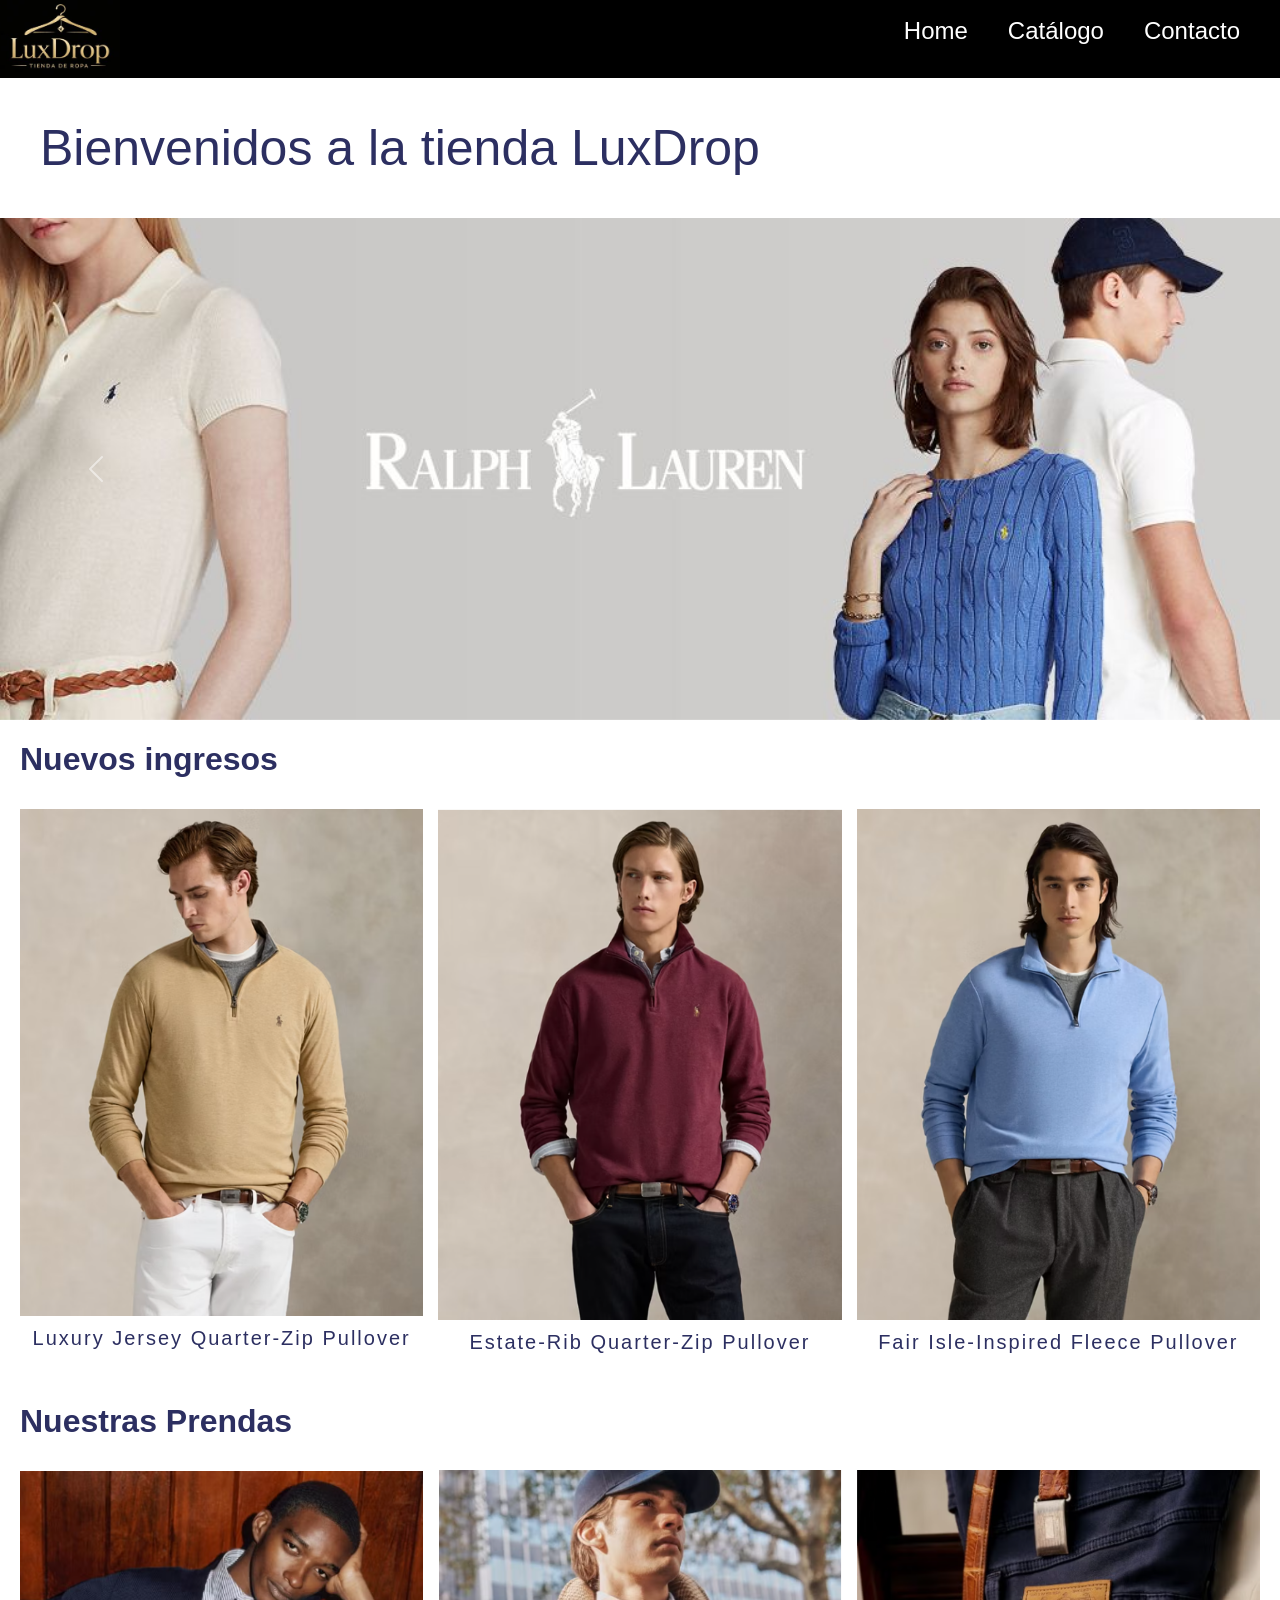
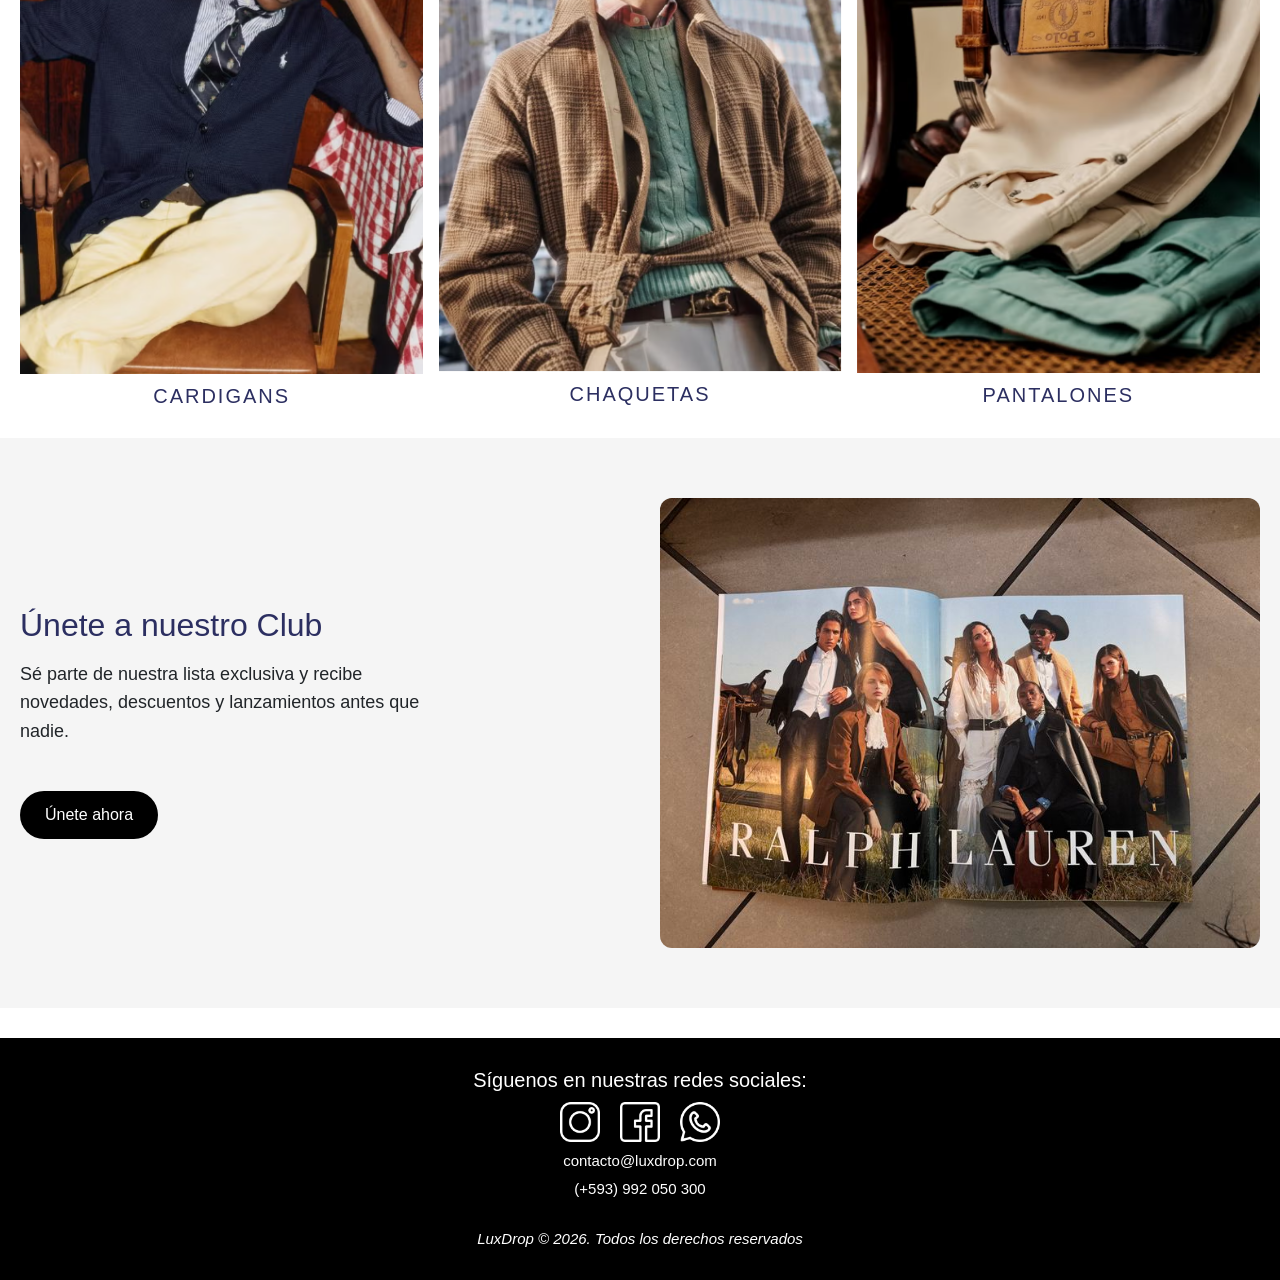
<file: index.html>
<!DOCTYPE html>
<html lang="en">
<head>
    <meta charset="UTF-8">
    <meta name="description" content="Compra ropa urbana premium en LuxDrop. Envíos a todo Ecuador. Estilo exclusivo y calidad garantizada.", initial-scale=1.0">
    
    <!-- Link para Bootstrap -->
    <link href="https://cdn.jsdelivr.net/npm/bootstrap@5.3.8/dist/css/bootstrap.min.css" rel="stylesheet" integrity="sha384-sRIl4kxILFvY47J16cr9ZwB07vP4J8+LH7qKQnuqkuIAvNWLzeN8tE5YBujZqJLB" crossorigin="anonymous">
    
    <!-- Link para CSS -->
    <link rel="stylesheet" href="css/main.css">
    <title>LuxDrop Studio | Ropa Urbana Premium en Ecuador</title>
</head>
<body>
    <!-- Script para Bootstrap -->
    <script src="https://cdn.jsdelivr.net/npm/bootstrap@5.3.8/dist/js/bootstrap.bundle.min.js" integrity="sha384-FKyoEForCGlyvwx9Hj09JcYn3nv7wiPVlz7YYwJrWVcXK/BmnVDxM+D2scQbITxI" crossorigin="anonymous"></script>
    
    <!-- comentarios ctrl + k + c -->
    <!-- etiqueta para banner principal, en donde se puede crear por ej. Menu de nav -->
     <header>
        <!-- etiqueta para una imagen  -->
        <a href="../luxdrop/index.html">
            <img src="img/luxdrop_logo.png" alt="Logo LuxDrop">
        </a>
        <!-- BOTÓN HAMBURGUESA -->
        <button id="menu-toggle" class="menu-toggle">
            <span></span>
            <span></span>
            <span></span>
        </button>


        <!-- etiqueta para un menu de nav -->
         <nav id="nav">
            <!-- etiqueta para una lista desordenada -->
             <ul>
                <li>
                    <a href="../luxdrop/index.html">
                        Home
                    </a>
                </li>
                <li>
                    <!-- etiqueta para los enlaces -->
                    <a href="pages/catalogo.html">
                        Catálogo
                    </a>
                </li>
                <li>
                    <!-- etiqueta para los enlaces -->
                    <a href="pages/contacto.html">
                        Contacto
                    </a>
                </li>
             </ul>
         </nav>
     </header>

    <!-- etiqueta para el contenido principal -->
    <main>
        <!-- etiqueta para titulos y subtitulos -->
        <div class="container-welcome">
            <h1 class="tittle-home">Bienvenidos a la tienda LuxDrop</h1>
            
            <!-- Componente de la primera entrega -->
            <!--div class="img-container-home">
                <img src="img/landing.png" alt="Home">
            </div-->

        <!-- Bootstrap / Componente Carusel -->   
        <div id="carouselExampleAutoplaying" class="carousel slide" data-bs-ride="carousel">
            <div class="carousel-inner">
                <div class="carousel-item active">
                <img src="img/landing.jpg" class="d-block w-100" alt="Primer Landing LuxDrop">
                </div>
                <div class="carousel-item">
                <img src="img/landing2.png" class="d-block w-100" alt="Segundo Landing LuxDrop">
                </div>
                <div class="carousel-item">
                <img src="img/landing3.jpg" class="d-block w-100" alt="Tercer Landing LuxDrop">
                </div>
            </div>
            <button class="carousel-control-prev" type="button" data-bs-target="#carouselExampleAutoplaying" data-bs-slide="prev">
                <span class="carousel-control-prev-icon" aria-hidden="true"></span>
                <span class="visually-hidden">Previous</span>
            </button>
            <button class="carousel-control-next" type="button" data-bs-target="#carouselExampleAutoplaying" data-bs-slide="next">
                <span class="carousel-control-next-icon" aria-hidden="true"></span>
                <span class="visually-hidden">Next</span>
            </button>
        </div>

        <section class="section-arrival">
            <div class="tittle-section">
                 <h2>Nuevos ingresos</h2>
            </div>

            <div class="container-arrival">
                <!-- Primera imagen -->
                <div class="container-home">
                    <img src="img/saco1.png" alt="Luxury Jersey Quarter-Zip Pullover">
                    <h3 class="title-img-new">Luxury Jersey Quarter-Zip Pullover</h3>
                </div>

                <!-- Segunda imagen -->
                <div class="container-home">
                    <img src="img/saco2.png" alt="Estate-Rib Quarter-Zip Pullover">
                    <h3 class="title-img-new">Estate-Rib Quarter-Zip Pullover</h3>
                </div>

                <!-- Tercera imagen -->
                <div class="container-home">
                    <img src="img/saco3.png" alt="Fair Isle-Inspired Fleece Pullover">
                    <h3 class="title-img-new">Fair Isle-Inspired Fleece Pullover</h3>
                </div>
            </div>
        </section>

        <section class="section-arrival">
            <div class="tittle-section">
                 <h2>Nuestras Prendas</h2>
            </div>

            <div class="container-arrival">
                <!-- Primera imagen -->
                <div class="container-home">
                    <img src="img/sueter.png" alt="cardigans">
                    <h3 class="title-img-new">CARDIGANS<h3>
                </div>

                <!-- Segunda imagen -->
                <div class="container-home">
                    <img src="img/chaqueta.png" alt="chaquetas">
                    <h3 class="title-img-new">CHAQUETAS</h3>
                </div>

                <!-- Tercera imagen -->
                <div class="container-home">
                    <img src="img/pantalon.png" alt="pantalon">
                    <h3 class="title-img-new">PANTALONES</h3>
                </div>
            </div>

        </section>

        <section class="section-club">
            <div class="club-container">

                <div class="text-club">
                    <h2>Únete a nuestro Club</h2>
                    
                    <p class="description-club">
                        Sé parte de nuestra lista exclusiva y recibe novedades,
                        descuentos y lanzamientos antes que nadie.
                    </p>

                    <a href="#" class="btn-club">Únete ahora</a>
                </div>

                <div class="club-img">
                    <img src="img/club-img.jpg" alt="Imagen de Unete al Club">
                </div>

            </div>
        </section>
    </main>
    <script>
        const toggle = document.getElementById("menu-toggle");
        const nav = document.getElementById("nav");

        toggle.addEventListener("click", () => {
            toggle.classList.toggle("active");
            nav.classList.toggle("active");
        });
    </script>

    <!-- etiqueta para el pie de página -->
    <footer>
        <div class="section-tittle-social">
            <h4 class="tittle-social">Síguenos en nuestras redes sociales: </h4>
        </div>
        <div class="social-network">
            <a href="http://instagram.com/" target="_blank">
               <img src="img/instagram.png" alt="Logo Instagram"> 
            </a>
            <a href="http://facebook.com/" target="_blank">
               <img src="img/facebook.png" alt="Logo Facebook"> 
            </a>
            <a href="https://web.whatsapp.com/" target="_blank">
               <img src="img/whatsapp.png" alt=Logo Whatsapp"> 
            </a>
        </div>
        <div class="section-text-social">
            <h4 class="text-social">contacto@luxdrop.com</h4>
            <h4 class="text-social">(+593) 992 050 300</h4>
        </div>
        
        <!-- estilos mediante etiquetas (estilos en linea) -->
        <p>LuxDrop © 2026. Todos los derechos reservados</p>
    </footer>
</body>
</html>
</file>
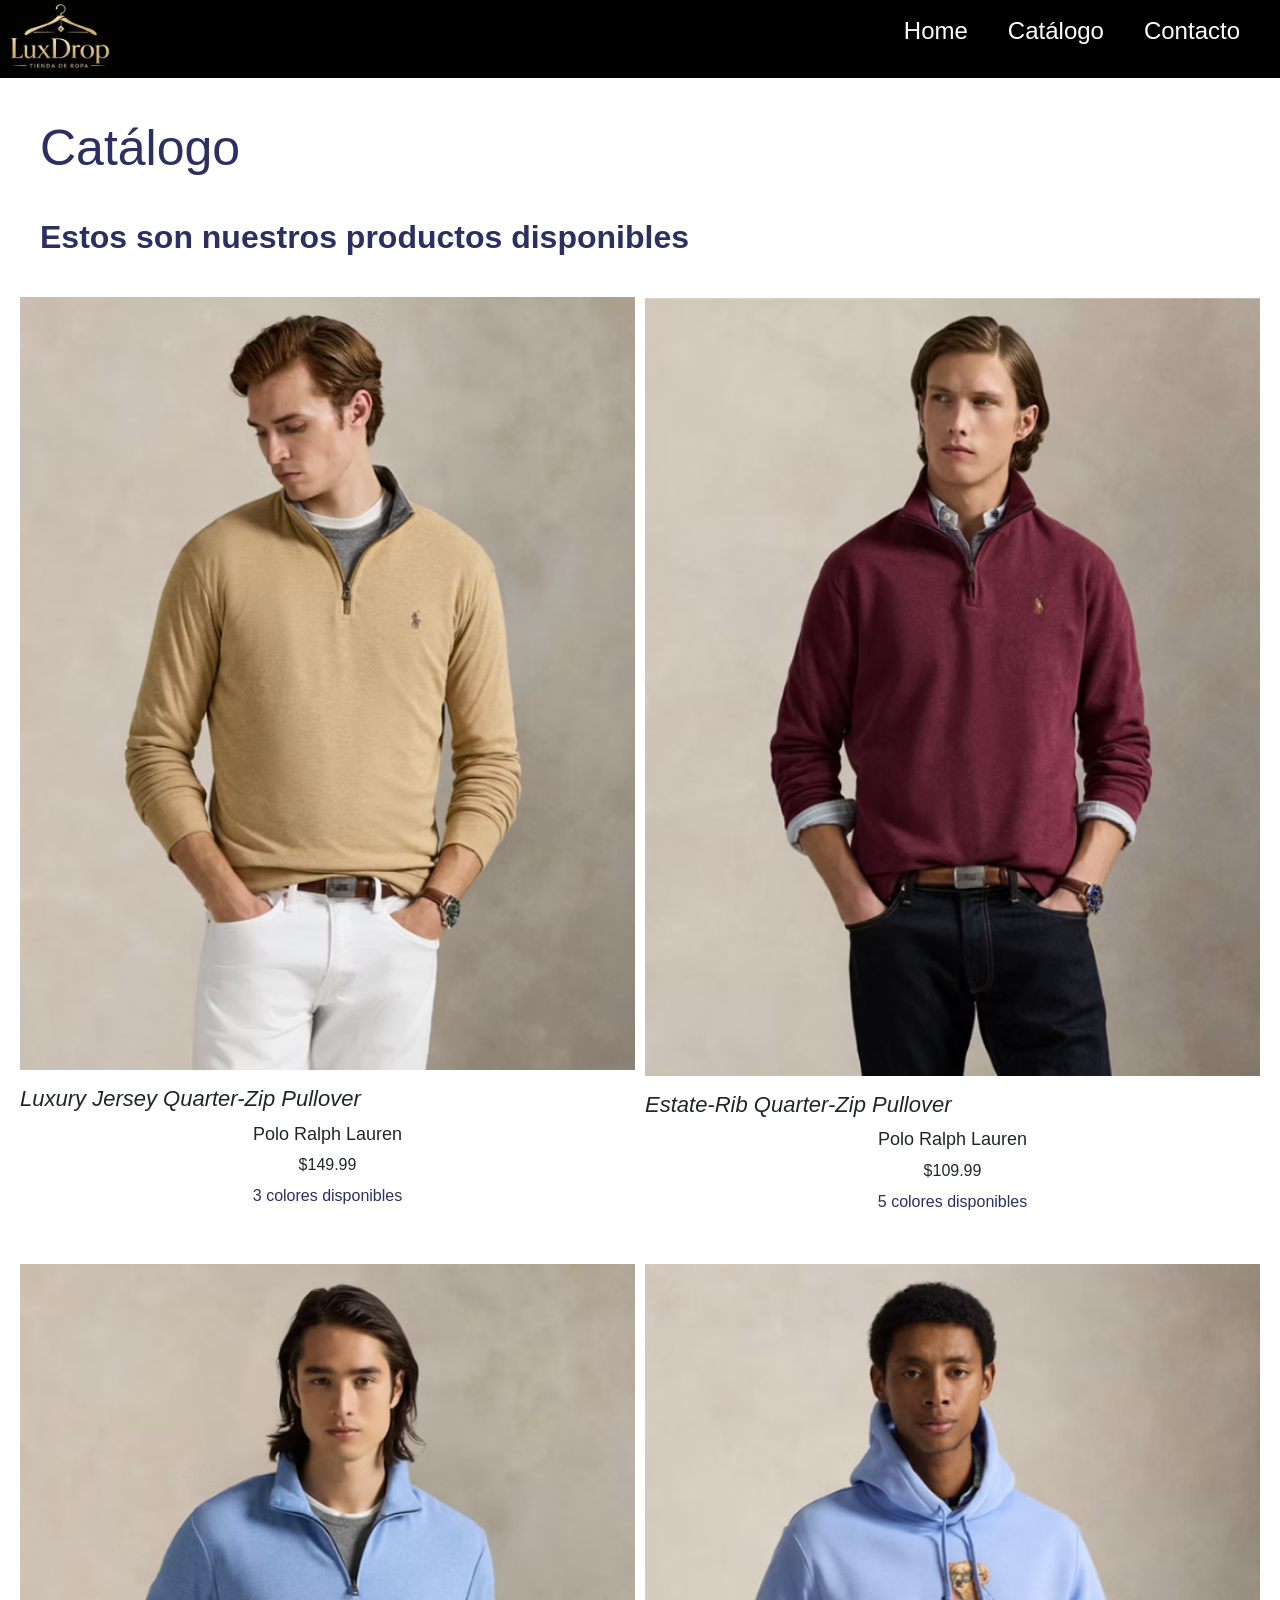
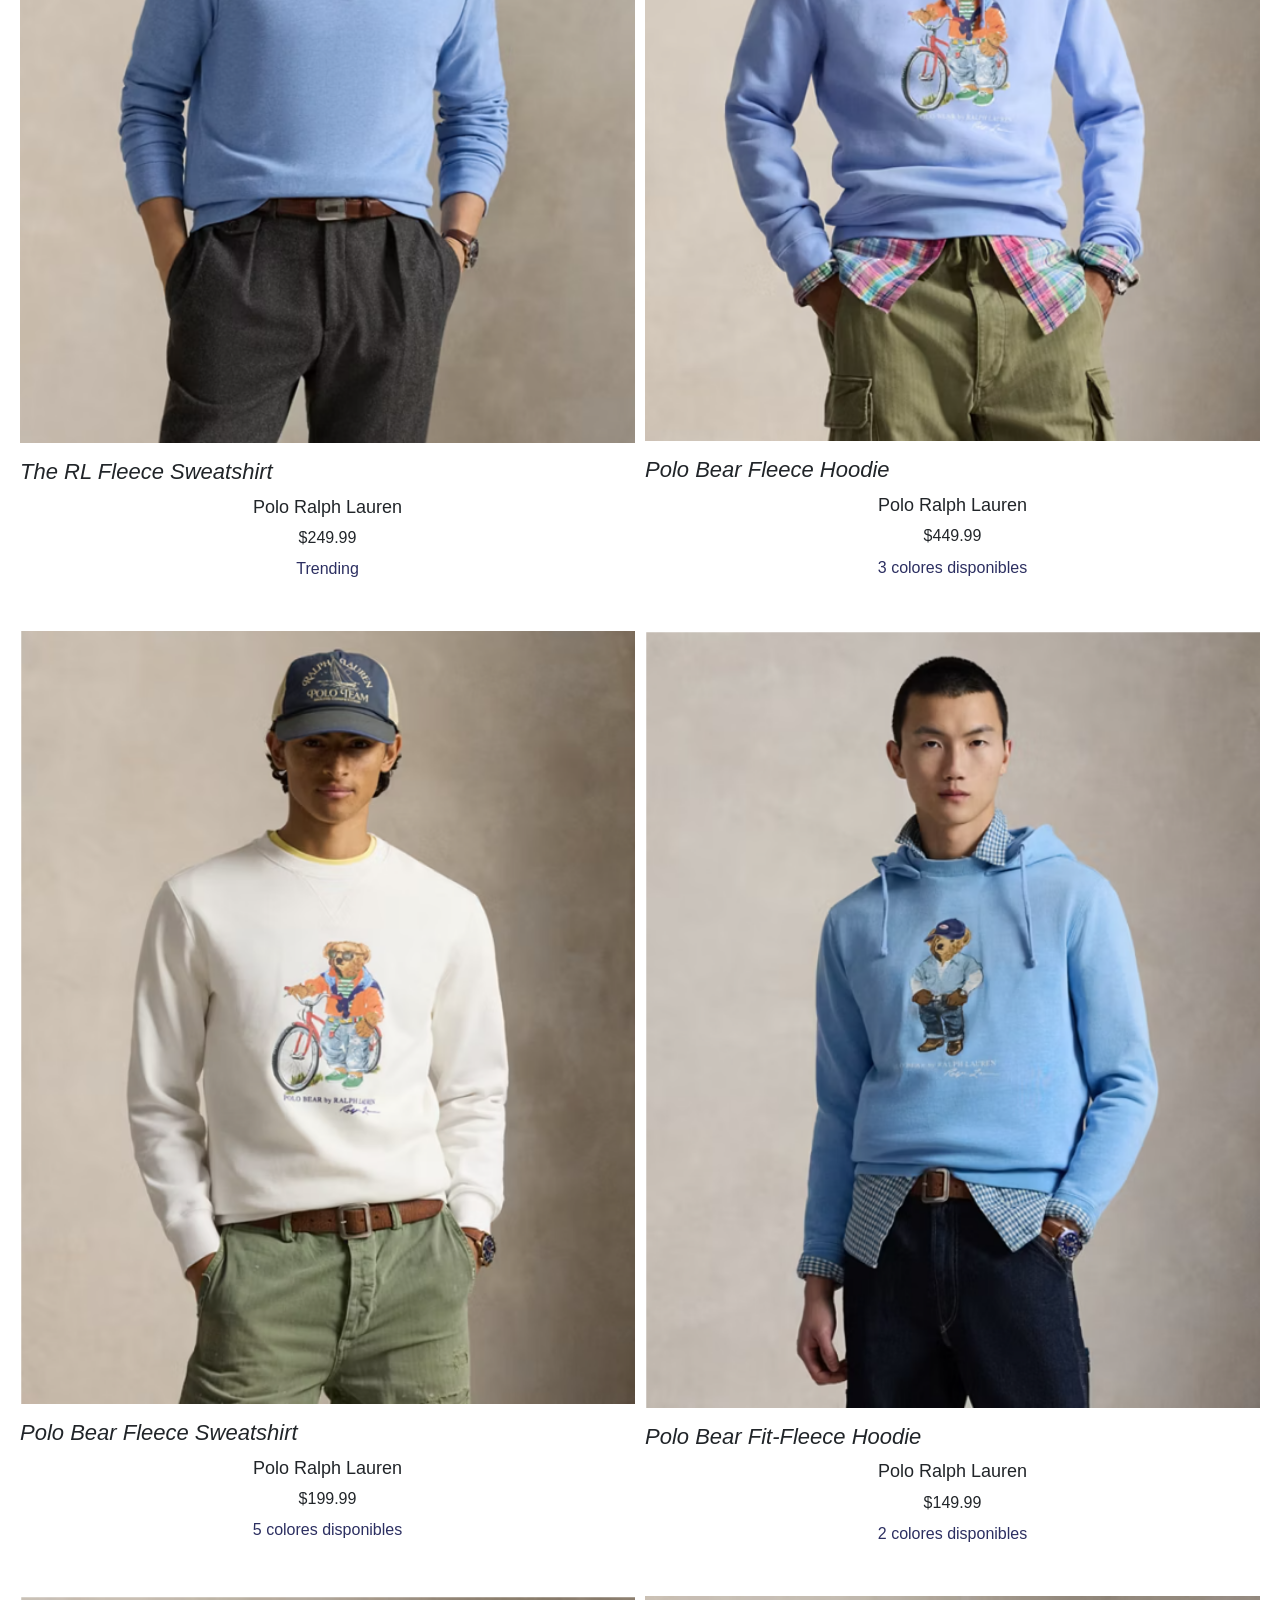
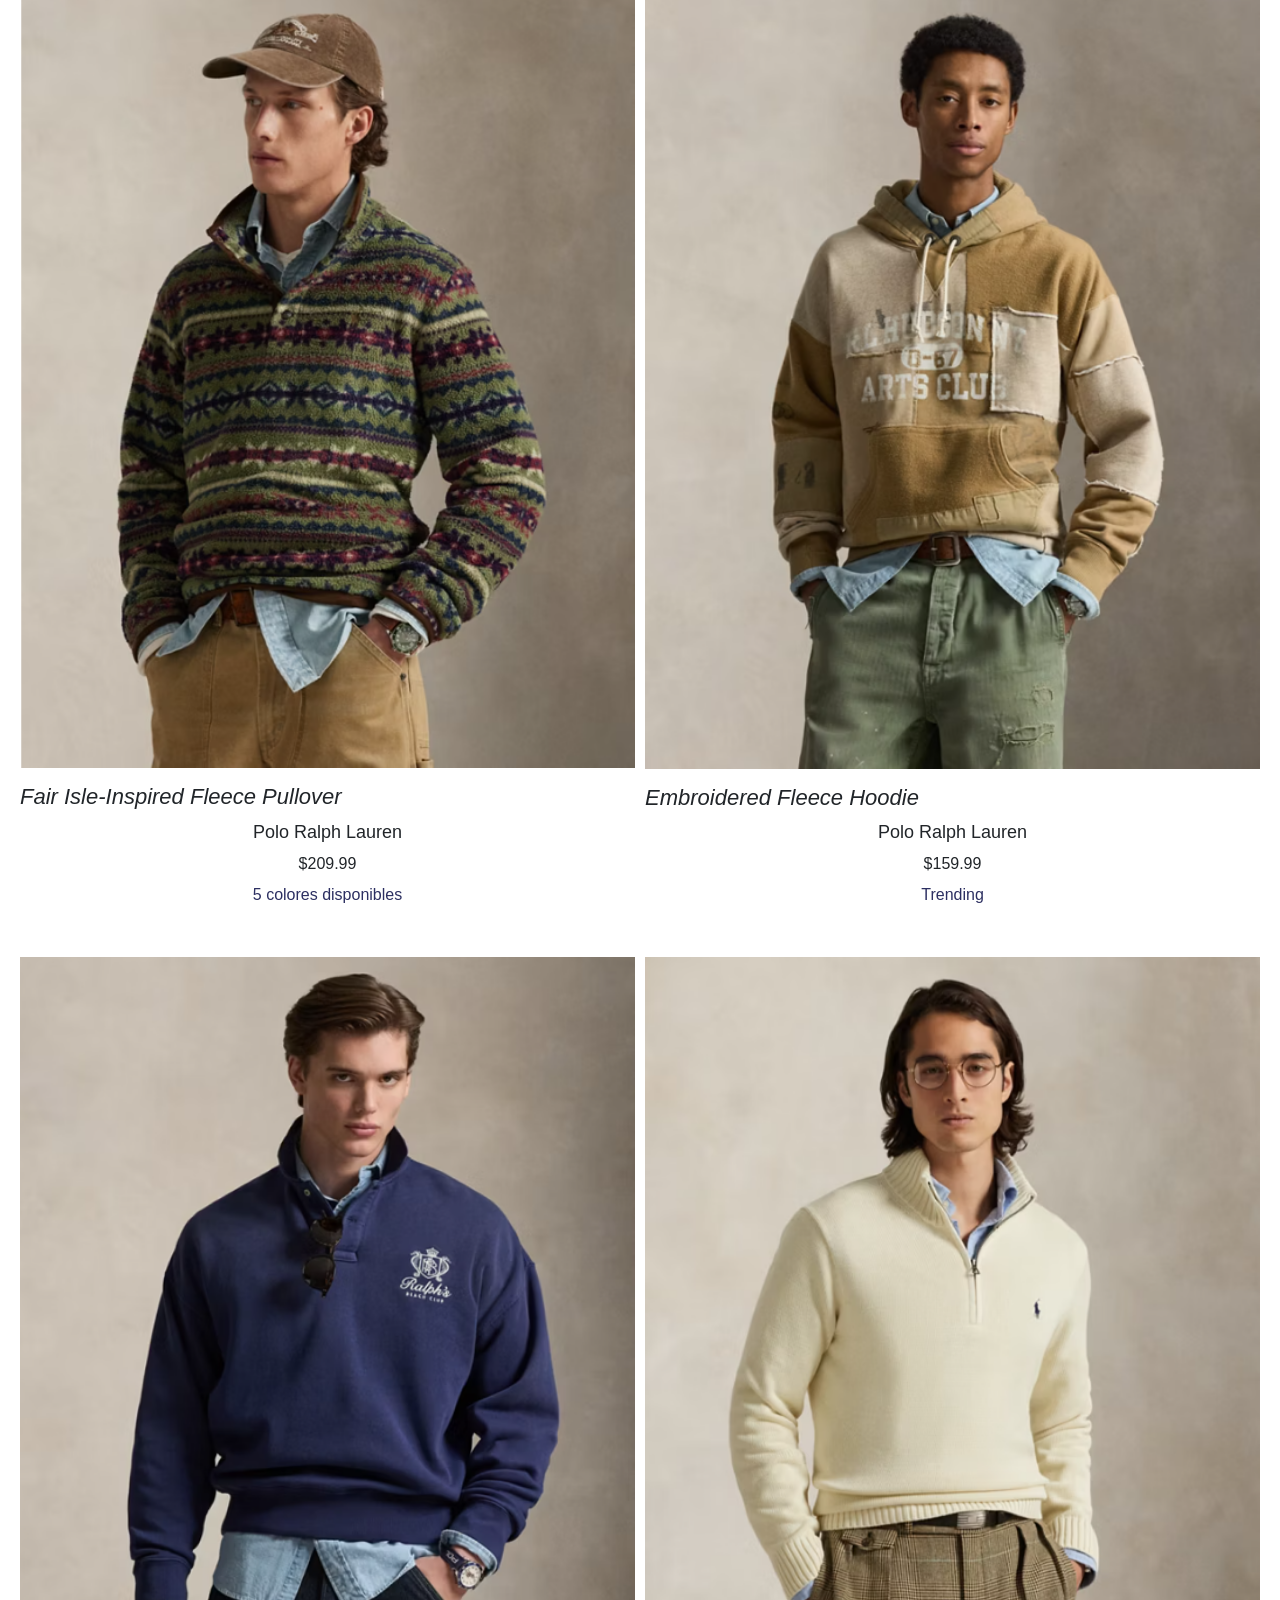
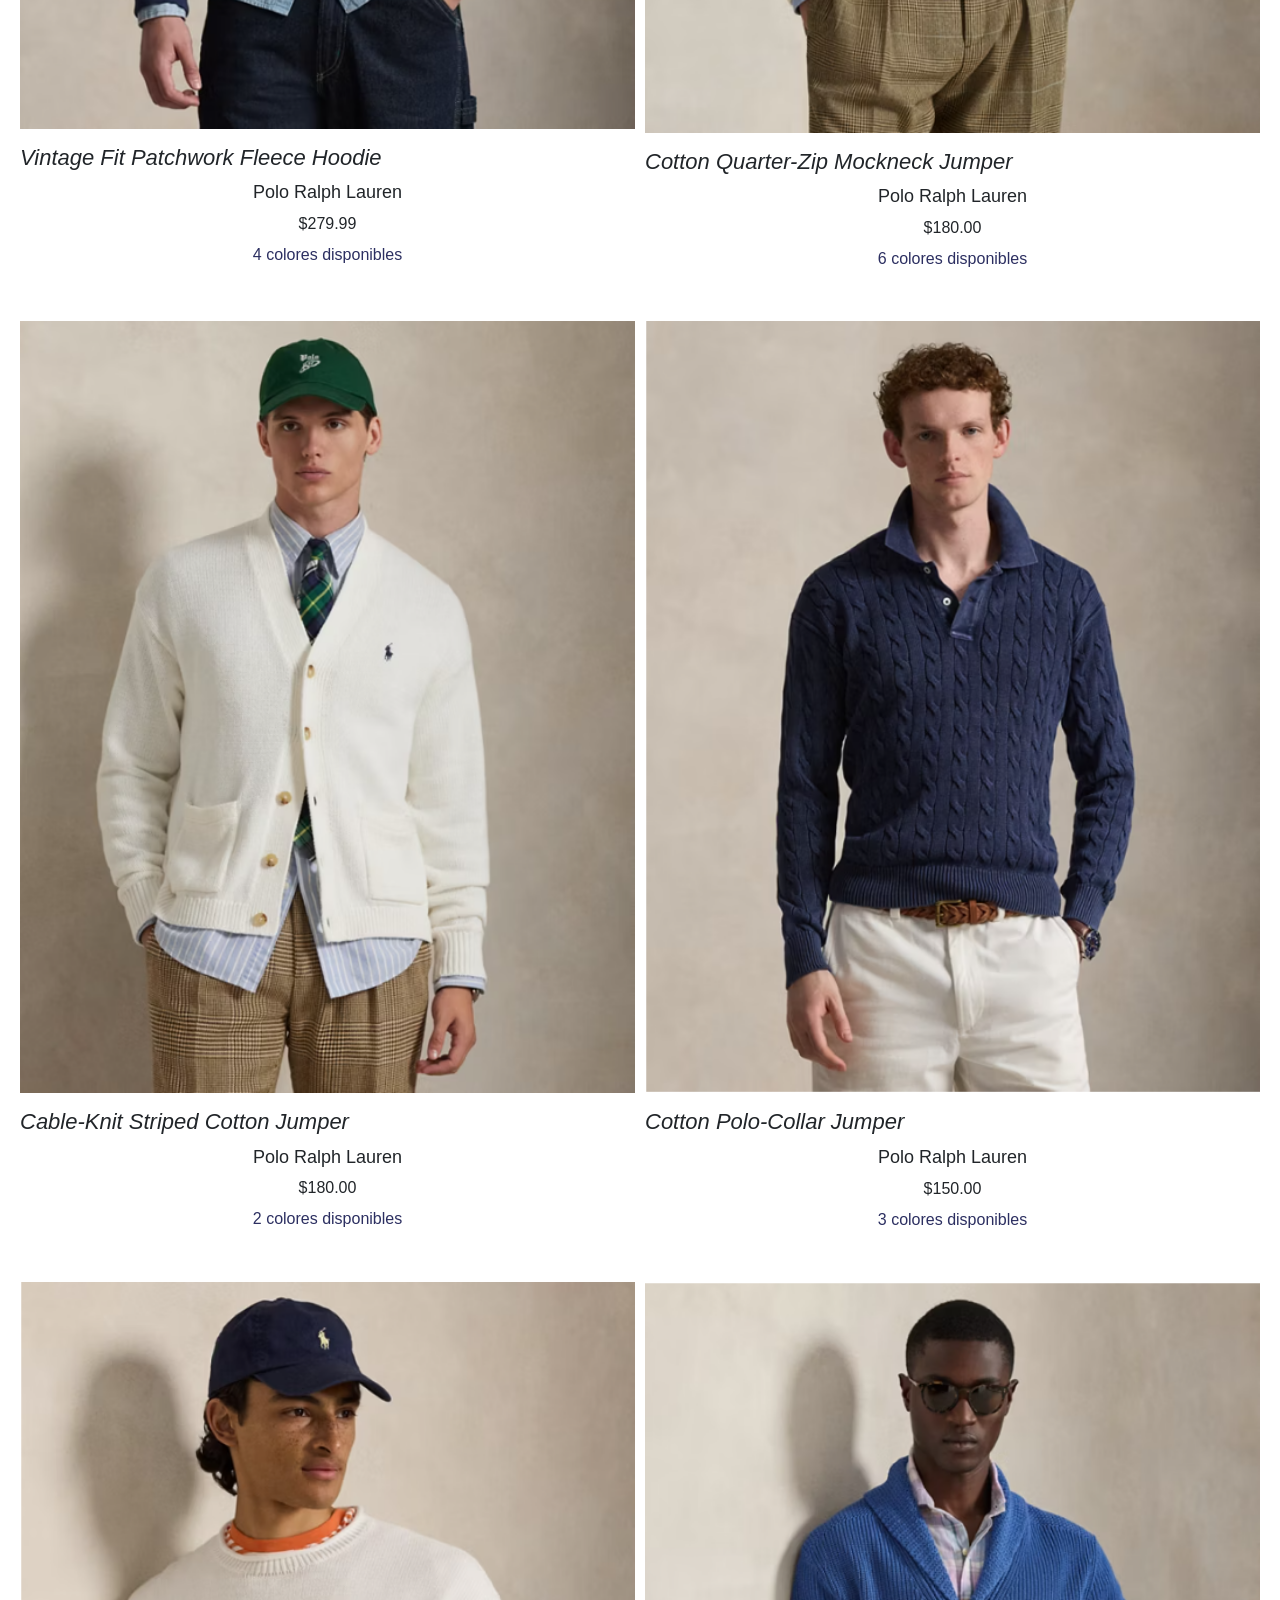
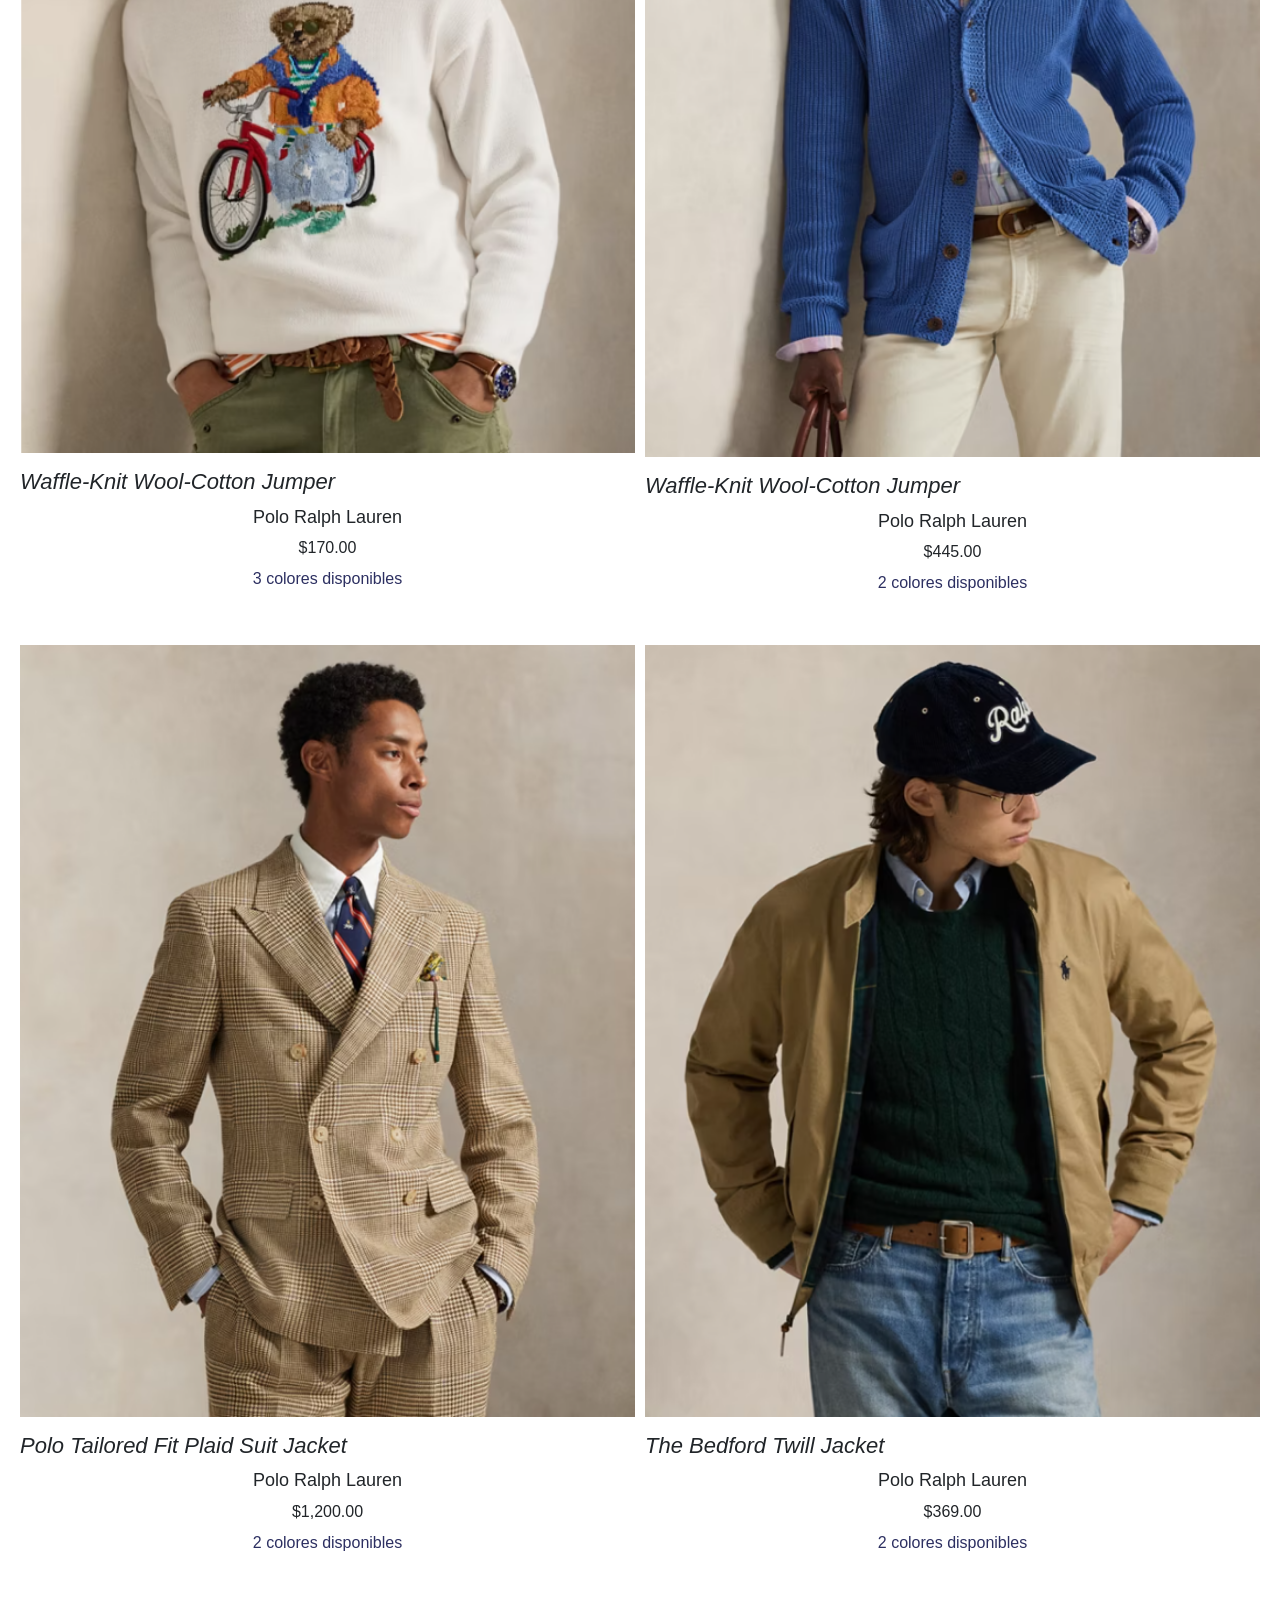
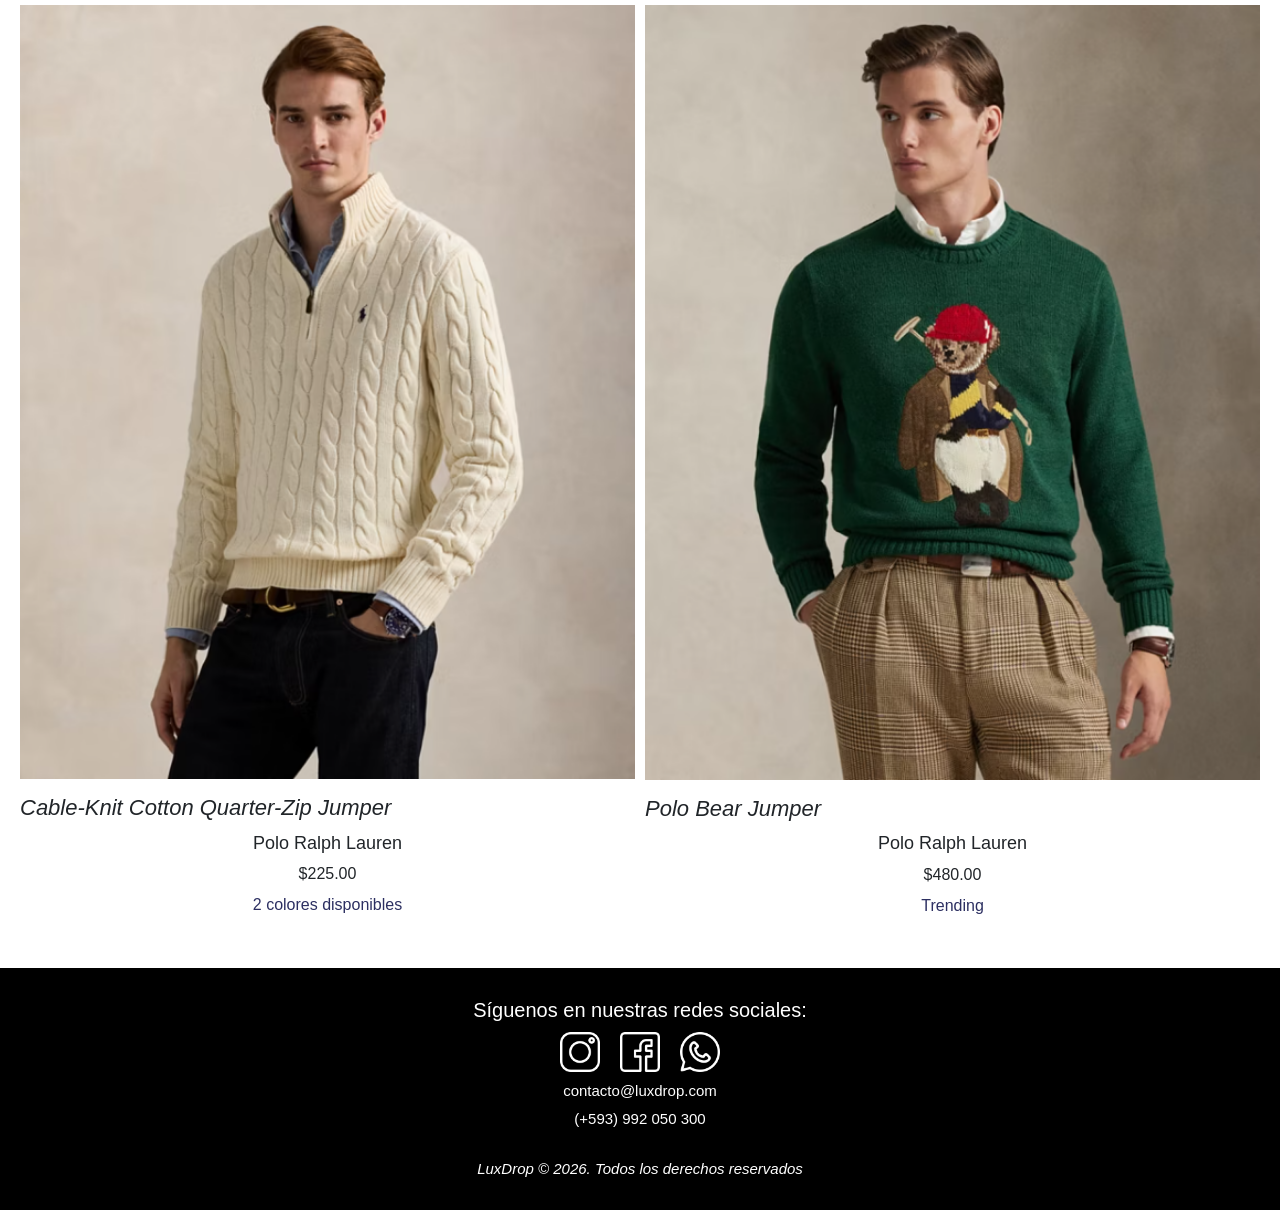
<file: pages/catalogo.html>
<!DOCTYPE html>
<html lang="en">
<head>
    <meta charset="UTF-8">
    <meta name="description" content="Compra ropa urbana premium en LuxDrop. Envíos a todo Ecuador. Estilo exclusivo y calidad garantizada.", initial-scale=1.0">
    <link href="https://cdn.jsdelivr.net/npm/bootstrap@5.3.8/dist/css/bootstrap.min.css" rel="stylesheet" integrity="sha384-sRIl4kxILFvY47J16cr9ZwB07vP4J8+LH7qKQnuqkuIAvNWLzeN8tE5YBujZqJLB" crossorigin="anonymous">
    <link rel="stylesheet" href="../css/main.css">
    <title>Catálogo LuxDrop | Ropa Urbana Premium en Ecuador</title>
</head>
<body>
    <!-- Script para Bootstrap -->
    <script src="https://cdn.jsdelivr.net/npm/bootstrap@5.3.8/dist/js/bootstrap.bundle.min.js" integrity="sha384-FKyoEForCGlyvwx9Hj09JcYn3nv7wiPVlz7YYwJrWVcXK/BmnVDxM+D2scQbITxI" crossorigin="anonymous"></script>

    <header>
        <a href="../index.html">
            <img src="../img/luxdrop_logo.png" alt="Logo LuxDrop">
        </a>

        <!-- BOTÓN HAMBURGUESA -->
        <button id="menu-toggle" class="menu-toggle">
            <span></span>
            <span></span>
            <span></span>
        </button>  

        <nav id="nav">
             <ul>
                <li>
                    <a href="../index.html">
                        Home
                    </a>
                </li>
                <li>
                    <a href="../pages/catalogo.html">
                        Catálogo
                    </a>
                </li>
                <li>
                    <a href="../pages/contacto.html">
                        Contacto
                    </a>
                </li>
             </ul>
        </nav>
    </header>

    <main class="main-catalogo">
        <!-- Inicio Catálogo -->
        <div class="container-welcome">
            <h1 class="tittle-home">Catálogo</h1>
        </div>

        <section class="section-product">
            <div class="tittle-section">
                <h2>Estos son nuestros productos disponibles</h2>
            </div>  
            <div class="container-product">
                <!-- Primera imagen -->
                <div class="container-items">
                    <img src="../img/saco1.png" alt="Luxury Jersey Quarter-Zip Pullover" class="catalogo">
                    <h3 class="cath3">Luxury Jersey Quarter-Zip Pullover</h3>
                    <h5>Polo Ralph Lauren</h5>
                    <h6>$149.99</h6>
                    <p>3 colores disponibles</p>
                </div>

                <!-- Segunda imagen -->
                <div class="container-items">
                    <img src="../img/saco2.png" alt="Estate-Rib Quarter-Zip Pullover" class="catalogo">
                    <h3 class="cath3">Estate-Rib Quarter-Zip Pullover</h3>
                    <h5>Polo Ralph Lauren</h5>
                    <h6>$109.99</h6>
                    <p>5 colores disponibles</p>
                </div>

                <!-- Tercera imagen -->
                <div class="container-items">
                    <img src="../img/saco3.png" alt="The RL Fleece Sweatshirt" class="catalogo">
                    <h3 class="cath3">The RL Fleece Sweatshirt</h3>
                    <h5>Polo Ralph Lauren</h5>
                    <h6>$249.99</h6>
                    <p>Trending</p>
                </div>

                <!-- Cuarta imagen -->
                <div class="container-items">
                    <img src="../img/saco4.png" alt="Polo Bear Fleece Hoodie" class="catalogo">
                    <h3 class="cath3">Polo Bear Fleece Hoodie</h3>
                    <h5>Polo Ralph Lauren</h5>
                    <h6>$449.99</h6>
                    <p>3 colores disponibles</p>
                </div>

                <!-- Quinta imagen -->
                <div class="container-items">
                    <img src="../img/saco5.png" alt="Polo Bear Fleece Sweatshirt" class="catalogo">
                    <h3 class="cath3">Polo Bear Fleece Sweatshirt</h3>
                    <h5>Polo Ralph Lauren</h5>
                    <h6>$199.99</h6>
                    <p>5 colores disponibles</p>
                </div>

                <!-- Sexta imagen -->
                <div class="container-items">
                    <img src="../img/saco6.png" alt="Polo Bear Fit-Fleece Hoodie" class="catalogo">
                    <h3 class="cath3">Polo Bear Fit-Fleece Hoodie</h3>
                    <h5>Polo Ralph Lauren</h5>
                    <h6>$149.99</h6>
                    <p>2 colores disponibles</p>
                </div>

                <!-- Séptima imagen -->
                <div class="container-items">
                    <img src="../img/saco7.png" alt="Fair Isle-Inspired Fleece Pullover" class="catalogo">
                    <h3 class="cath3">Fair Isle-Inspired Fleece Pullover</h3>
                    <h5>Polo Ralph Lauren</h5>
                    <h6>$209.99</h6>
                    <p>5 colores disponibles</p>
                </div>

                <!-- Octava imagen -->
                <div class="container-items">
                    <img src="../img/saco8.png" alt="Embroidered Fleece Hoodie" class="catalogo">
                    <h3 class="cath3">Embroidered Fleece Hoodie</h3>
                    <h5>Polo Ralph Lauren</h5>
                    <h6>$159.99</h6>
                    <p>Trending</p>
                </div>

                <!-- Novena imagen -->
                <div class="container-items">
                    <img src="../img/saco9.png" alt="Vintage Fit Patchwork Fleece Hoodie" class="catalogo">
                    <h3 class="cath3">Vintage Fit Patchwork Fleece Hoodie</h3>
                    <h5>Polo Ralph Lauren</h5>
                    <h6>$279.99</h6>
                    <p>4 colores disponibles</p>
                </div>

                <!-- Decima imagen -->
                <div class="container-items">
                    <img src="../img/saco10.png" alt="Cotton Quarter-Zip Mockneck Jumper" class="catalogo">
                    <h3 class="cath3">Cotton Quarter-Zip Mockneck Jumper</h3>
                    <h5>Polo Ralph Lauren</h5>
                    <h6>$180.00</h6>
                    <p>6 colores disponibles</p>
                </div>

                <!-- Onceaba imagen -->
                <div class="container-items">
                    <img src="../img/saco11.png" alt="Cable-Knit Striped Cotton Jumper" class="catalogo">
                    <h3 class="cath3">Cable-Knit Striped Cotton Jumper</h3>
                    <h5>Polo Ralph Lauren</h5>
                    <h6>$180.00</h6>
                    <p>2 colores disponibles</p>
                </div>

                <!-- Doceaba imagen -->
                <div class="container-items">
                    <img src="../img/saco12.png" alt="Cotton Polo-Collar Jumper" class="catalogo">
                    <h3 class="cath3">Cotton Polo-Collar Jumper</h3>
                    <h5>Polo Ralph Lauren</h5>
                    <h6>$150.00</h6>
                    <p>3 colores disponibles</p>
                </div>

                 <!-- Treceaba imagen -->
                <div class="container-items">
                    <img src="../img/saco13.png" alt="Waffle-Knit Wool-Cotton Jumper" class="catalogo">
                    <h3 class="cath3">Waffle-Knit Wool-Cotton Jumper</h3>
                    <h5>Polo Ralph Lauren</h5>
                    <h6>$170.00</h6>
                    <p>3 colores disponibles</p>
                </div>

                <!-- Catorceaba imagen -->
                <div class="container-items">
                    <img src="../img/saco14.png" alt="Waffle-Knit Wool-Cotton Jumper" class="catalogo">
                    <h3 class="cath3">Waffle-Knit Wool-Cotton Jumper</h3>
                    <h5>Polo Ralph Lauren</h5>
                    <h6>$445.00</h6>
                    <p>2 colores disponibles</p>
                </div>

                <!-- Quinceaba imagen -->
                <div class="container-items">
                    <img src="../img/saco15.png" alt="Polo Tailored Fit Plaid Suit Jacket" class="catalogo">
                    <h3 class="cath3">Polo Tailored Fit Plaid Suit Jacket</h3>
                    <h5>Polo Ralph Lauren</h5>
                    <h6>$1,200.00</h6>
                    <p>2 colores disponibles</p>
                </div>

                <!-- Dieciseisceaba imagen -->
                <div class="container-items">
                    <img src="../img/saco16.png" alt="The Bedford Twill Jacket" class="catalogo">
                    <h3 class="cath3">The Bedford Twill Jacket</h3>
                    <h5>Polo Ralph Lauren</h5>
                    <h6>$369.00</h6>
                    <p>2 colores disponibles</p>
                </div>

                <!-- Diecisieteceaba imagen -->
                <div class="container-items">
                    <img src="../img/saco17.png" alt="Cable-Knit Cotton Quarter-Zip Jumper" class="catalogo">
                    <h3 class="cath3">Cable-Knit Cotton Quarter-Zip Jumper</h3>
                    <h5>Polo Ralph Lauren</h5>
                    <h6>$225.00</h6>
                    <p>2 colores disponibles</p>
                </div>

                <!-- Dieciochoceaba imagen -->
                <div class="container-items">
                    <img src="../img/saco18.png" alt="Polo Bear Jumper" class="catalogo">
                    <h3 class="cath3">Polo Bear Jumper</h3>
                    <h5>Polo Ralph Lauren</h5>
                    <h6>$480.00</h6>
                    <p>Trending</p>
                </div>
            </div>
        </section>
    </main>
    
    <!-- Activar botón hamburguesa -->
   <script>
        const toggle = document.getElementById("menu-toggle");
        const nav = document.getElementById("nav");

        toggle.addEventListener("click", () => {
            toggle.classList.toggle("active");
            nav.classList.toggle("active");
        });
    </script>

    <footer>
        <div class="section-tittle-social">
            <h4 class="tittle-social">Síguenos en nuestras redes sociales: </h4>
        </div>
        <div class="social-network">
            <a href="http://instagram.com/" target="_blank">
               <img src="../img/instagram.png" alt="Logo Instagram"> 
            </a>
            <a href="http://facebook.com/" target="_blank">
               <img src="../img/facebook.png" alt="Logo Facebook"> 
            </a>
            <a href="https://web.whatsapp.com/" target="_blank">
               <img src="../img/whatsapp.png" alt="Logo Whatsapp"> 
            </a>
        </div>
        <div class="section-text-social">
            <h4 class="text-social">contacto@luxdrop.com</h4>
            <h4 class="text-social">(+593) 992 050 300</h4>
        </div>
        
        <!-- estilos mediante etiquetas (estilos en linea) -->
        <p>LuxDrop © 2026. Todos los derechos reservados</p>
    </footer>
</body>
</html>
</file>
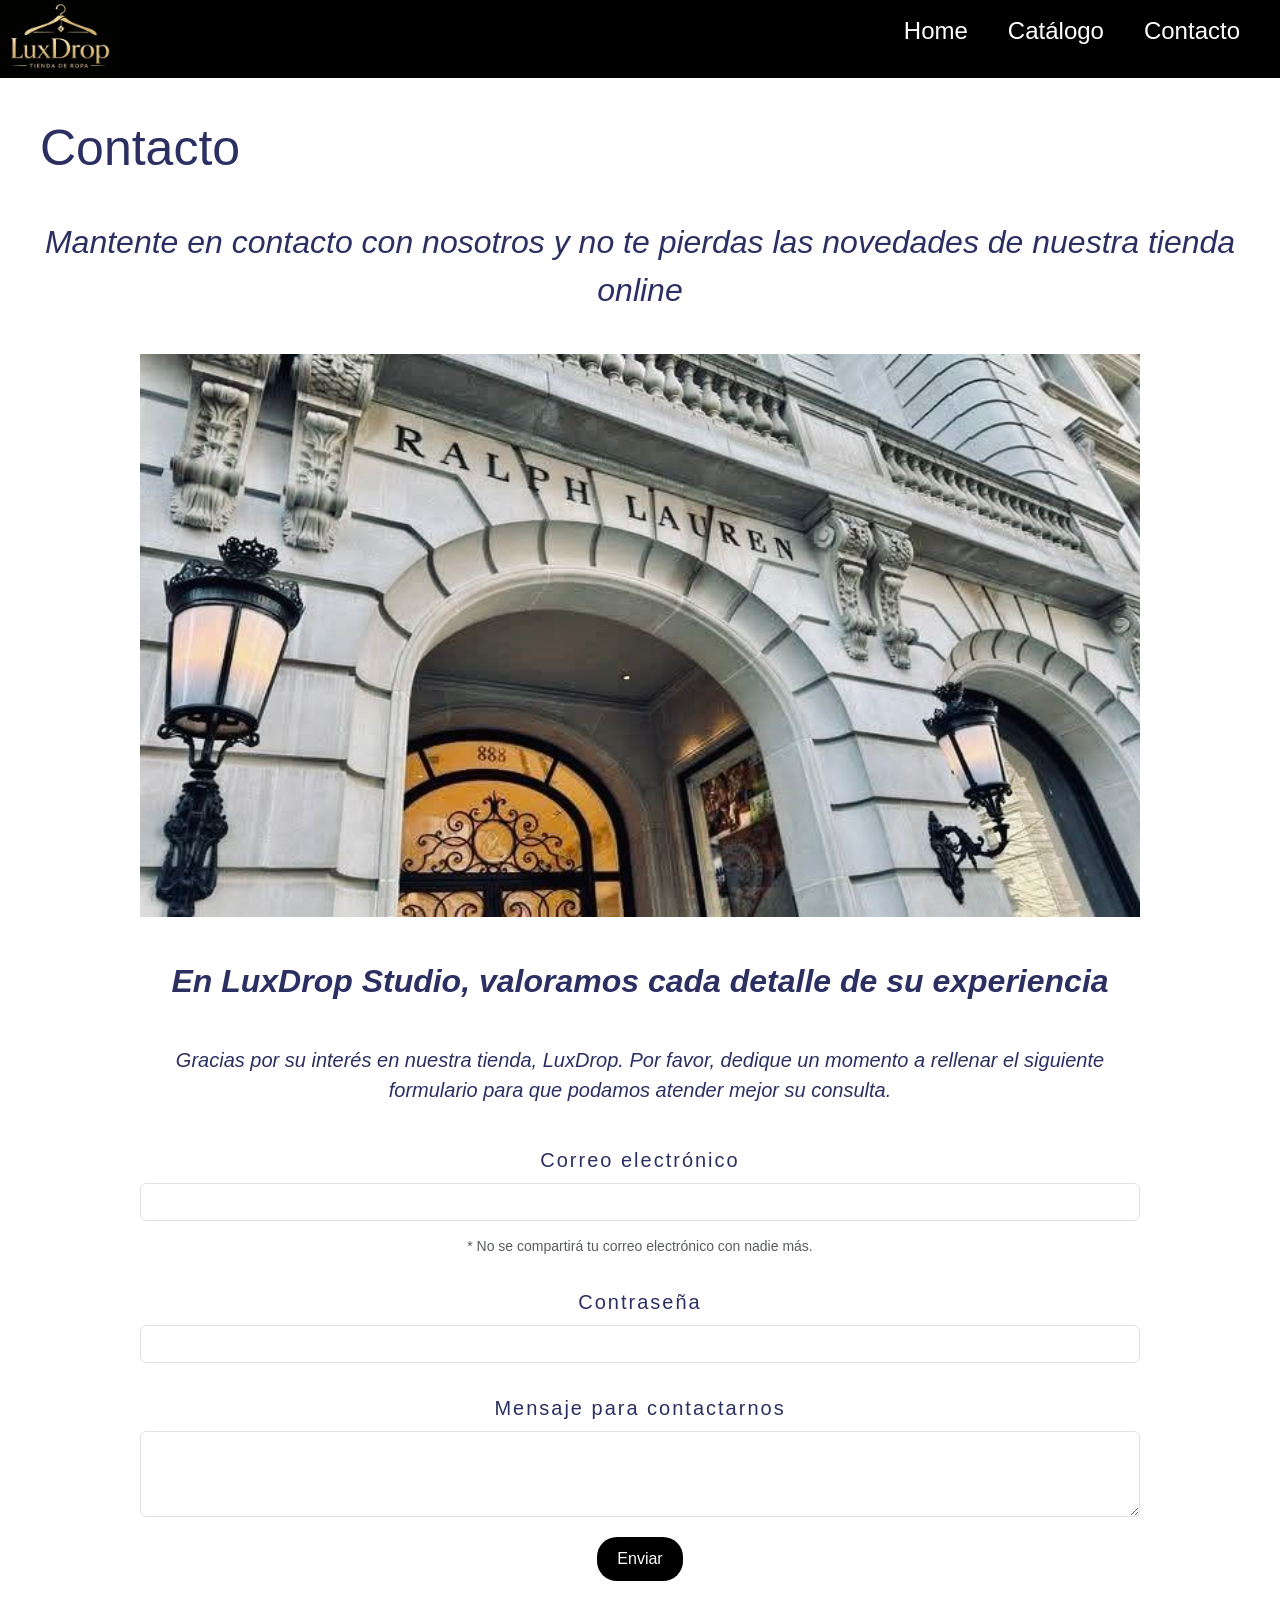
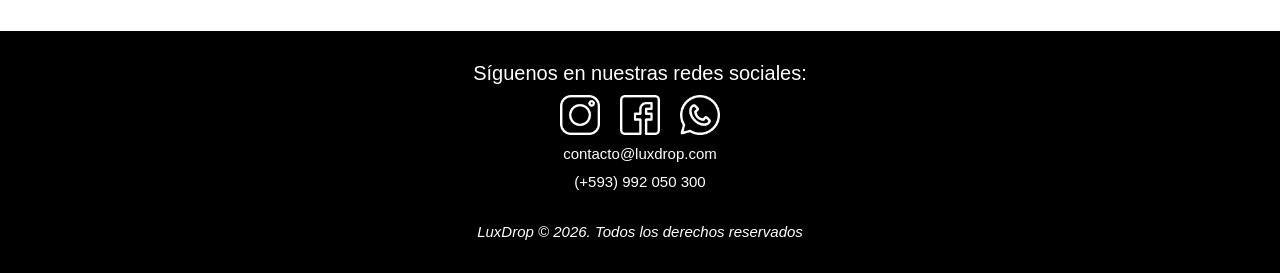
<file: pages/contacto.html>
<!DOCTYPE html>
<html lang="en">
<head>
    <meta charset="UTF-8">
    <meta name="description" content="Compra ropa urbana premium en LuxDrop. Envíos a todo Ecuador. Estilo exclusivo y calidad garantizada.", initial-scale=1.0">
    <link href="https://cdn.jsdelivr.net/npm/bootstrap@5.3.8/dist/css/bootstrap.min.css" rel="stylesheet" integrity="sha384-sRIl4kxILFvY47J16cr9ZwB07vP4J8+LH7qKQnuqkuIAvNWLzeN8tE5YBujZqJLB" crossorigin="anonymous">
    <link rel="stylesheet" href="../css/main.css">
    <title>Contacto LuxDrop | Ropa Urbana Premium en Ecuador</title>
</head>
<body>
     <!-- Script para Bootstrap -->
    <script src="https://cdn.jsdelivr.net/npm/bootstrap@5.3.8/dist/js/bootstrap.bundle.min.js" integrity="sha384-FKyoEForCGlyvwx9Hj09JcYn3nv7wiPVlz7YYwJrWVcXK/BmnVDxM+D2scQbITxI" crossorigin="anonymous"></script>

    <header>
        <a href="../index.html">
            <img src="../img/luxdrop_logo.png" alt="Logo LuxDrop">
        </a>

        <!-- BOTÓN HAMBURGUESA -->
        <button id="menu-toggle" class="menu-toggle">
            <span></span>
            <span></span>
            <span></span>
        </button> 

        <nav id="nav">
             <ul>
                <li>
                    <a href="../index.html">
                        Home
                    </a>
                </li>
                <li>
                    <a href="../pages/catalogo.html">
                        Catálogo
                    </a>
                </li>
                <li>
                    <a href="../pages/contacto.html">
                        Contacto
                    </a>
                </li>
             </ul>
        </nav>
    </header>

    <main>
        <section class="section-contact">
            <h1>Contacto</h1>
            <p>Mantente en contacto con nosotros y no te pierdas las novedades de nuestra tienda online</p>

        <div class="container-contact">
            <img src="../img/contact-2.jpg" alt="contact">
            <h2 class="title-contact">En LuxDrop Studio, valoramos cada detalle de su experiencia</h2>
            <p class="p-contact">Gracias por su interés en nuestra tienda, LuxDrop. Por favor, dedique un momento a rellenar el siguiente 
                formulario para que podamos atender mejor su consulta.</p>
            
            <!-- Bootstrap / Componente Form --> 
            <form class="form-contact">
                <div class="form-email">
                    <label for="exampleInputEmail1" class="form-label">Correo electrónico</label>
                    <input type="email" class="form-control" id="exampleInputEmail1" aria-describedby="emailHelp">
                    <div id="emailHelp" class="form-text">* No se compartirá tu correo electrónico con nadie más.</div>
                </div>
                <div class="form-password">
                    <label for="exampleInputPassword1" class="form-label">Contraseña</label>
                    <input type="password" class="form-control" id="exampleInputPassword1">
                </div>
                <div class="form-text">
                    <label for="exampleFormControlTextarea1" class="form-label">Mensaje para contactarnos</label>
                    <textarea class="form-control" id="exampleFormControlTextarea1" rows="3"></textarea>
                </div>
                <button type="submit" class="btn btn-primary">Enviar</button>
            </form>
        </div>
        </section>
    </main>
    <script>
        const toggle = document.getElementById("menu-toggle");
        const nav = document.getElementById("nav");

        toggle.addEventListener("click", () => {
            toggle.classList.toggle("active");
            nav.classList.toggle("active");
        });
    </script>

    <footer>
        <div class="section-tittle-social">
            <h4 class="tittle-social">Síguenos en nuestras redes sociales: </h4>
        </div>
        <div class="social-network">
            <a href="http://instagram.com/" target="_blank">
               <img src="../img/instagram.png" alt="Logo Instagram"> 
            </a>
            <a href="http://facebook.com/" target="_blank">
               <img src="../img/facebook.png" alt="Logo Facebook"> 
            </a>
            <a href="https://web.whatsapp.com/" target="_blank">
               <img src="../img/whatsapp.png" alt="Logo Whatsapp"> 
            </a>
        </div>
        <div class="section-text-social">
            <h4 class="text-social">contacto@luxdrop.com</h4>
            <h4 class="text-social">(+593) 992 050 300</h4>
        </div>
        
        <!-- estilos mediante etiquetas (estilos en linea) -->
        <p>LuxDrop © 2026. Todos los derechos reservados</p>
    </footer>
</body>
</html>
</file>
<file: css/main.css>
@charset "UTF-8";
/*Reset*/
* {
  margin: 0;
  padding: 0;
  box-sizing: border-box;
  font-family: "Roboto", Arial, Helvetica, sans-serif;
}

/* Estilos de Header */
header {
  display: flex;
  justify-content: space-between;
  align-items: center;
  background-color: black;
  padding-right: 40px;
}
header a img {
  width: 120px;
}
header .menu-toggle {
  display: none;
  flex-direction: column;
  cursor: pointer;
  gap: 5px;
  background: none;
  border: none;
}
header .menu-toggle span {
  width: 25px;
  height: 3px;
  background: #f5f5f5;
  transition: 0.3s;
}
header .menu-toggle.active span:nth-child(1) {
  transform: rotate(45deg) translate(5px, 5px);
}
header .menu-toggle.active span:nth-child(2) {
  opacity: 0;
}
header .menu-toggle.active span:nth-child(3) {
  transform: rotate(-45deg) translate(6px, -6px);
}
header nav {
  display: flex;
  gap: 20px;
}
header nav ul {
  background-color: black;
  list-style: none;
  font-size: x-large;
  display: flex;
  gap: 40px;
}
header nav ul a {
  background-color: black;
  color: white;
  text-decoration: none;
}
header nav ul a:hover {
  color: #7d82e6;
}

/* Estilo Main */
main {
  flex-wrap: wrap;
}
main .container-welcome {
  margin-bottom: 30px;
}
main .container-welcome .tittle-home {
  display: flex;
  color: #2C2F61;
  text-align: center;
  font-size: 50px;
  font-weight: 200;
  display: flex;
  margin: 40px;
}
main .container-welcome img {
  max-width: 100%;
  height: auto;
}

/* Estilo de Seccion Prendas */
.section-arrival {
  padding: 20px;
  margin-bottom: auto;
}
.section-arrival .tittle-section {
  margin-bottom: 30px;
  font-size: 24px;
  font-weight: bold;
}
.section-arrival .tittle-section h2 {
  color: #2C2F61;
  text-align: left;
  margin-bottom: 30px;
  font-size: 2rem;
  font-weight: bold;
}
.section-arrival .container-arrival {
  display: grid;
  grid-template-columns: repeat(auto-fit, minmax(250px, 1fr));
  gap: 15px;
  text-align: center;
}
.section-arrival .container-arrival .container-home img {
  width: 100%;
  margin: auto;
  object-fit: cover;
}
.section-arrival .container-arrival .container-home h3 {
  color: white;
  text-align: justify;
  font-style: unset;
  margin-top: 10px;
  font-size: 30px;
  font-weight: 400;
  text-align: center;
  font-size: 20px;
  letter-spacing: 2px;
  color: #2C2F61;
}

/* Estilo de Seccion Club */
.section-club {
  padding: 60px 20px;
  background: #f5f5f5;
}
.section-club .club-container {
  max-width: 1250px;
  margin: auto;
  display: flex;
  align-items: center;
  justify-content: space-between;
  gap: 40px;
}
.section-club .club-container .text-club {
  flex: 1;
}
.section-club .club-container .text-club h2 {
  font-size: 32px;
  margin-bottom: 15px;
  color: #2C2F61;
}
.section-club .club-container .text-club .description-club {
  font-size: 18px;
  line-height: 1.6;
  margin-bottom: 25px;
  max-width: 400px;
}
.section-club .club-container .text-club .btn-club {
  margin-top: 20px;
  display: inline-block;
  padding: 12px 25px;
  background: black;
  color: white;
  border-radius: 25px;
  text-decoration: none;
  transition: 0.3s;
}
.section-club .club-container .text-club .btn-club:hover {
  background: #2C2F61;
}
.section-club .club-container .club-img {
  flex: 1;
}
.section-club .club-container .club-img img {
  width: 100%;
  border-radius: 12px;
}

/* Estilo de Footer */
footer {
  background-color: black;
  text-align: center;
  padding: 20px;
}
footer .section-tittle-social .tittle-social {
  margin: auto;
  color: white;
  text-align: center;
  margin-top: 10px;
  margin-bottom: 10px;
  font-size: 15px;
  font-weight: 300;
  font-size: 20px;
}
footer .social-network {
  display: flex;
  justify-content: center;
  gap: 20px;
  align-items: center;
}
footer .social-network a {
  color: white;
  text-decoration: none;
}
footer .social-network img {
  align-items: center;
  width: 40px;
  height: auto;
}
footer .section-text-social .text-social {
  margin: auto;
  color: white;
  text-align: center;
  margin-top: 10px;
  margin-bottom: 10px;
  font-size: 15px;
  font-weight: 300;
}
footer p {
  color: white;
  text-align: center;
  margin-top: 30px;
  margin-bottom: 10px;
  font-size: 15px;
  font-style: oblique;
}

/* Estilos de Header */
header {
  display: flex;
  justify-content: space-between;
  align-items: center;
  background-color: black;
  padding-right: 40px;
}
header img {
  width: 120px;
}
header .menu-toggle {
  display: none;
  flex-direction: column;
  cursor: pointer;
  gap: 5px;
  background: none;
  border: none;
}
header .menu-toggle span {
  width: 25px;
  height: 3px;
  background: #f5f5f5;
  transition: 0.3s;
}
header .menu-toggle.active span:nth-child(1) {
  transform: rotate(45deg) translate(5px, 5px);
}
header .menu-toggle.active span:nth-child(2) {
  opacity: 0;
}
header .menu-toggle.active span:nth-child(3) {
  transform: rotate(-45deg) translate(6px, -6px);
}
header nav {
  display: flex;
  gap: 20px;
}
header nav ul {
  background-color: black;
  list-style: none;
  font-size: x-large;
  display: flex;
  gap: 40px;
}
header nav ul a {
  background-color: black;
  color: white;
  text-decoration: none;
}
header nav ul a:hover {
  color: #7d82e6;
}

/* Seccion de Contacto */
.section-contact h1 {
  display: flex;
  color: #2C2F61;
  text-align: center;
  font-size: 50px;
  font-weight: 200;
  display: flex;
  margin: 40px;
}
.section-contact p {
  margin-top: 20px;
  font-size: 2rem;
  text-align: center;
  color: #2C2F61;
  font-style: italic;
}
.section-contact .container-contact {
  max-width: 1000px;
  margin: auto;
  text-align: center;
}
.section-contact .container-contact img {
  width: 100%;
  max-width: 1000px;
  margin: 40px auto;
  display: block;
}
.section-contact .container-contact h2 {
  color: #2C2F61;
  font-style: italic;
  line-height: 1.5;
  font-weight: bold;
}
.section-contact .container-contact p {
  color: #2C2F61;
  margin-top: 40px;
  font-size: 20px;
}
.section-contact .container-contact .form-contact {
  margin-top: 30px;
}
.section-contact .container-contact .form-contact div {
  margin-top: 15px;
  margin-bottom: 20px;
}
.section-contact .container-contact .form-contact .form-label {
  font-size: 20px;
  font-weight: bold;
  font-style: unset;
  margin-top: 10px;
  font-size: 30px;
  font-weight: 400;
  text-align: center;
  font-size: 20px;
  letter-spacing: 2px;
  color: #2C2F61;
}
.section-contact .container-contact .form-contact .form-text label {
  color: #2C2F61;
}
.section-contact .container-contact button {
  margin-bottom: 50px;
  padding: 10px 20px;
  background: black;
  color: white;
  border: none;
  border-radius: 20px;
}
.section-contact .container-contact button:hover {
  background: #2C2F61;
}

/* Estilo de Footer */
footer {
  background-color: black;
  text-align: center;
  padding: 20px;
}
footer .section-tittle-social .tittle-social {
  margin: auto;
  color: white;
  text-align: center;
  margin-top: 10px;
  margin-bottom: 10px;
  font-size: 15px;
  font-weight: 300;
  font-size: 20px;
}
footer .social-network {
  display: flex;
  justify-content: center;
  gap: 20px;
  align-items: center;
}
footer .social-network a {
  color: white;
  text-decoration: none;
}
footer .social-network img {
  align-items: center;
  width: 40px;
  height: auto;
}
footer .section-text-social .text-social {
  margin: auto;
  color: white;
  text-align: center;
  margin-top: 10px;
  margin-bottom: 10px;
  font-size: 15px;
  font-weight: 300;
}
footer p {
  color: white;
  text-align: center;
  margin-top: 30px;
  margin-bottom: 10px;
  font-size: 15px;
  font-style: oblique;
}

/* Estilos de Header */
header {
  display: flex;
  justify-content: space-between;
  align-items: center;
  background-color: black;
  padding-right: 40px;
}
header img {
  width: 120px;
}
header .menu-toggle {
  display: none;
  flex-direction: column;
  cursor: pointer;
  gap: 5px;
  background: none;
  border: none;
}
header .menu-toggle span {
  width: 25px;
  height: 3px;
  background: #f5f5f5;
  transition: 0.3s;
}
header .menu-toggle.active span:nth-child(1) {
  transform: rotate(45deg) translate(5px, 5px);
}
header .menu-toggle.active span:nth-child(2) {
  opacity: 0;
}
header .menu-toggle.active span:nth-child(3) {
  transform: rotate(-45deg) translate(6px, -6px);
}
header nav {
  display: flex;
  gap: 20px;
}
header nav ul {
  background-color: black;
  list-style: none;
  font-size: x-large;
  display: flex;
  gap: 40px;
}
header nav ul a {
  background-color: black;
  color: white;
  text-decoration: none;
}
header nav ul a:hover {
  color: #7d82e6;
}

/* Estilo Main */
.main-catalogo {
  flex-wrap: wrap;
}
.main-catalogo .container-welcome {
  margin-bottom: 30px;
}
.main-catalogo .container-welcome .tittle-home {
  display: flex;
  color: #2C2F61;
  text-align: center;
  font-size: 50px;
  font-weight: 200;
  display: flex;
  margin: 40px;
}

/* Seccion de Catalogo */
.section-product {
  margin: 20px;
}
.section-product .tittle-section {
  margin: 20px;
}
.section-product .tittle-section h2 {
  color: #2C2F61;
  text-align: left;
  margin-bottom: 30px;
  font-size: 2rem;
  font-weight: bold;
}
.section-product .container-product {
  display: grid;
  grid-template-columns: repeat(2, minmax(300px, 1fr));
  gap: 10px;
}
.section-product .container-product .container-items {
  text-align: center;
  margin-top: 10px;
}
.section-product .container-product .container-items img {
  width: 100%;
  height: auto;
}
.section-product .container-product .container-items h3 {
  display: block;
  margin-top: 15px;
  font-size: 22px;
  font-style: italic;
  line-height: 1.3;
  text-align: left;
}
.section-product .container-product .container-items h5 {
  margin-top: 10px;
  font-size: 18px;
}
.section-product .container-product .container-items h6 {
  margin-top: 10px;
  font-size: 16px;
}
.section-product .container-product .container-items p {
  color: #2C2F61;
  margin-top: 10px;
  font-size: 16px;
  margin-bottom: 30px;
}

/* Estilo de Footer */
footer {
  background-color: black;
  text-align: center;
  padding: 20px;
}
footer .section-tittle-social .tittle-social {
  margin: auto;
  color: white;
  text-align: center;
  margin-top: 10px;
  margin-bottom: 10px;
  font-size: 15px;
  font-weight: 300;
  font-size: 20px;
}
footer .social-network {
  display: flex;
  justify-content: center;
  gap: 20px;
  align-items: center;
}
footer .social-network a {
  color: white;
  text-decoration: none;
}
footer .social-network img {
  align-items: center;
  width: 40px;
  height: auto;
}
footer .section-text-social .text-social {
  margin: auto;
  color: white;
  text-align: center;
  margin-top: 10px;
  margin-bottom: 10px;
  font-size: 15px;
  font-weight: 300;
}
footer p {
  color: white;
  text-align: center;
  margin-top: 30px;
  margin-bottom: 10px;
  font-size: 15px;
  font-style: oblique;
}

/* MEDIA QUERIES */
@media (max-width: 768px) {
  header .menu-toggle {
    display: flex;
  }
  header nav {
    position: absolute;
    top: 60px;
    left: 0;
    width: 100%;
    background: black;
    flex-direction: column;
    align-items: center;
    display: none;
  }
  header nav.active {
    display: flex;
  }
  header nav ul {
    flex-direction: row;
    text-align: center;
    padding: 20px 0;
    gap: 10px;
    font-size: 16px;
  }
  h1 {
    font-size: 22px;
    text-align: center;
  }
  /* Para la sección de Unete al Club */
  .club-container {
    flex-direction: column;
    text-align: center;
  }
  .description-club {
    margin: auto;
  }
  .text-club h2 {
    font-size: 24px;
  }
  .description-club {
    font-size: 16px;
  }
  /* Para que no quede pegado a los lados en Contacto */
  .section-contact p {
    border: 10px;
    padding: 10px;
    border-radius: 6px;
    margin: 10px 15px;
    text-align: center;
  }
}

/*# sourceMappingURL=main.css.map */
</file>
